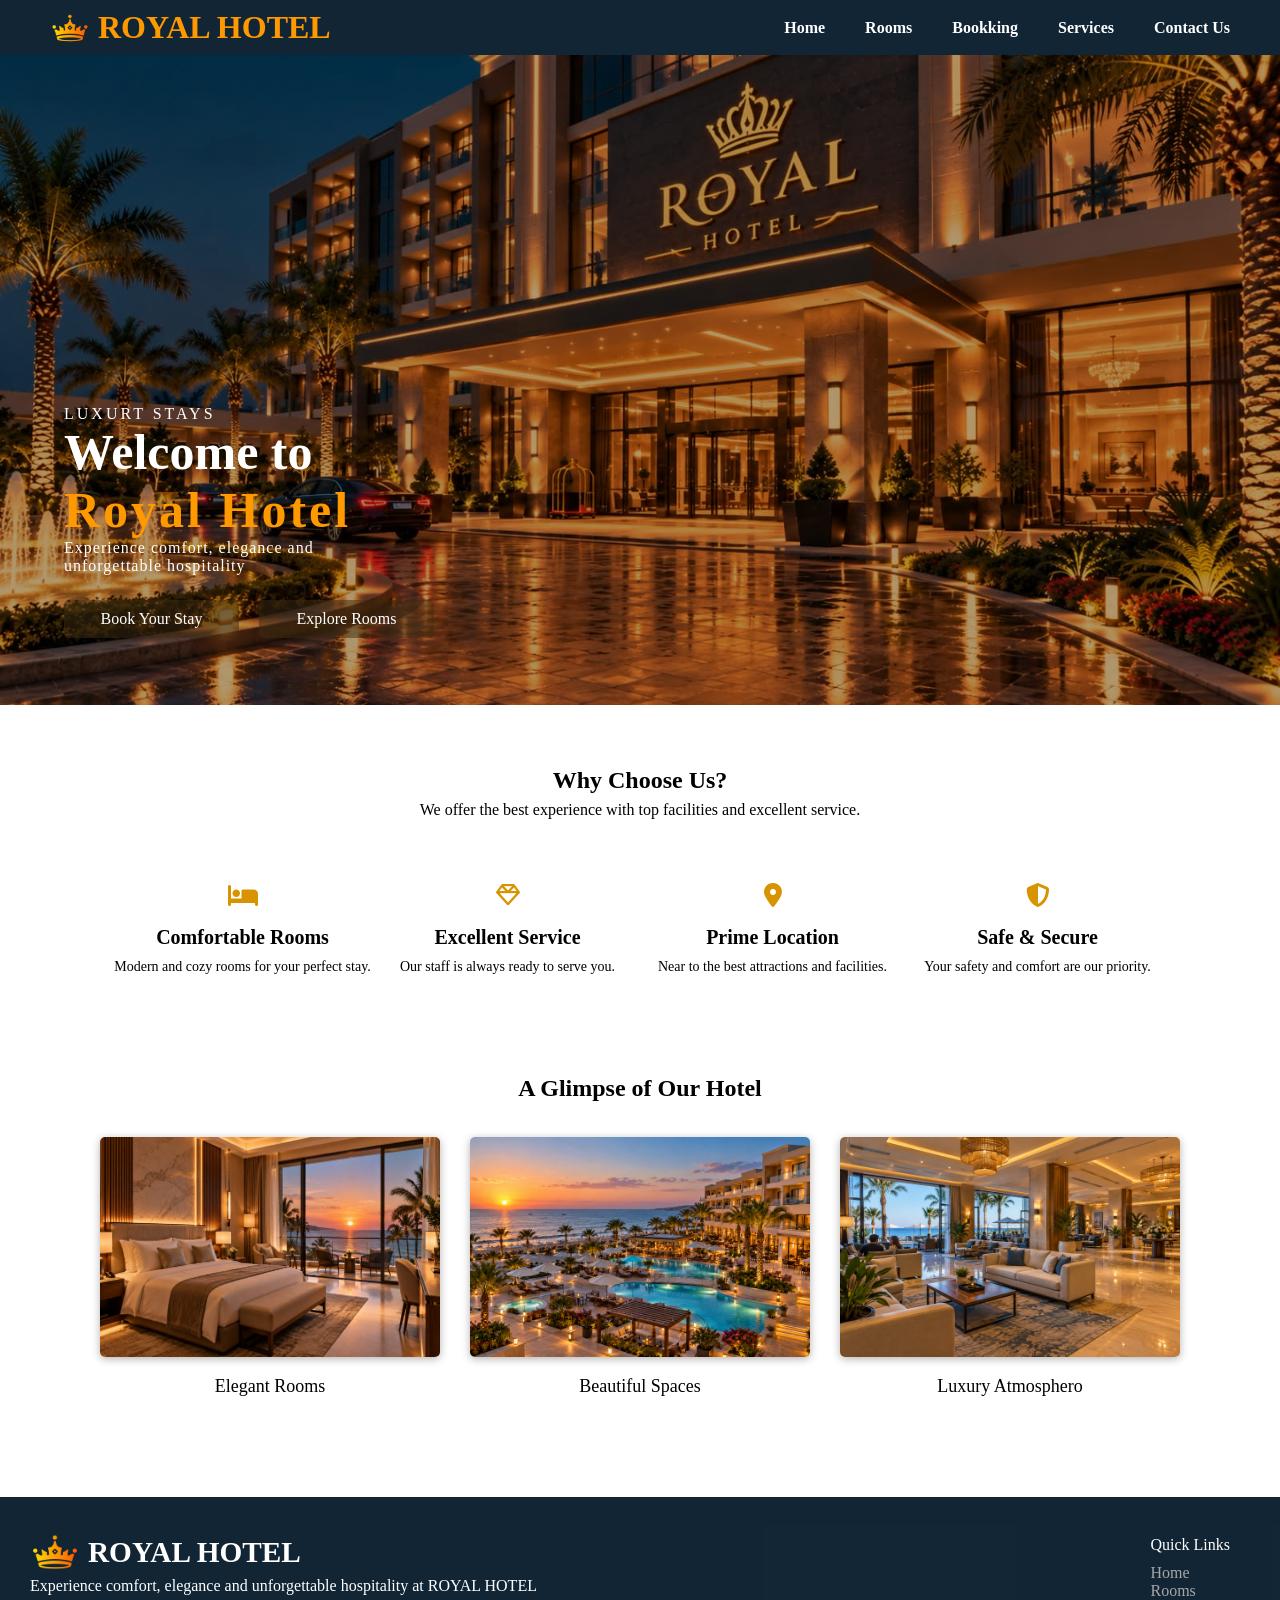
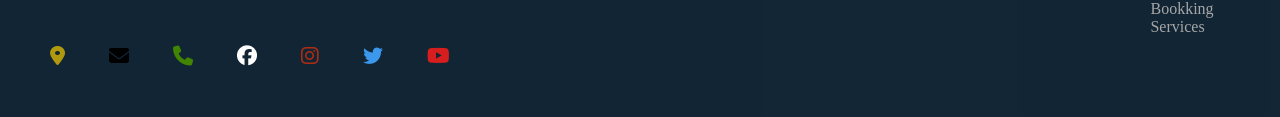
<file: index.html>
<!DOCTYPE html>
<html lang="en">

<head>
  <meta charset="UTF-8">
  <title>ROYAL HOTEL</title>
  <link rel="icon" href="pictures/logo.png">
  <link rel="stylesheet" href="style.css">
  <link rel="stylesheet" href="https://cdnjs.cloudflare.com/ajax/libs/font-awesome/6.5.2/css/all.min.css">
  <!-- <link rel="stylesheet" href="css/bootstrap.min.css"> -->
</head>

<body>

  <header>

    <div class="logo">
      <img src="pictures/logo.png" alt="">
      <h1>ROYAL HOTEL</h1>
    </div>
    <nav class="link-logo">
      <a href="index.html">Home</a>
      <a href="rooms.html">Rooms</a>
      <a href="booking.html">Bookking</a>
      <a href="services.html">Services</a>
      <a href="#Contact-Us">Contact Us</a>

    </nav>
  </header>

  <div class="main">
    <div class="content">
      <p>LUXURT STAYS</p>
      <h1>Welcome to <br><span>Royal Hotel</span></h1>
      <span class="span2">Experience comfort, elegance and <br> unforgettable hospitality</span>

      <div class="link-main">
        <a href="booking.html">Book Your Stay</a>
        <a href="rooms.html">Explore Rooms</a>
      </div>
    </div>
  </div>

  <section class="why-us">
    <div class="us">

      <h1>Why Choose Us?</h1>
      <p>We offer the best experience with top facilities and excellent service.</p>

    </div>
    <div class="items">

      <div class="item">
        <i class="fa-solid fa-bed fa-xl"></i>
        <h3>Comfortable Rooms</h3>
        <p>Modern and cozy rooms for your perfect stay.</p>
      </div>

      <div class="item">
        <i class="fa-regular fa-gem fa-xl"></i>
        <h3>Excellent Service</h3>
        <p>Our staff is always ready to serve you.</p>
      </div>

      <div class="item">
        <i class="fa-solid fa-location-dot fa-xl"></i>
        <h3>Prime Location</h3>
        <p>Near to the best attractions and facilities.</p>
      </div>

      <div class="item">
        <i class="fa-solid fa-shield-halved fa-xl"></i>
        <h3>Safe & Secure</h3>
        <p>Your safety and comfort are our priority.</p>
      </div>
    </div>
  </section>


  <section class="card">
    <h1>A Glimpse of Our Hotel</h1>
    <div class="content3">
      <div class="card">
        <div><img src="pictures/image10.jpeg"></div>
        <div class="info">
          <p>Elegant Rooms</p>
        </div>
      </div>

      <div class="card">
        <div><img src="pictures/image19.jpeg"></div>
        <div class="info">
          <p>Beautiful Spaces</p>
        </div>
      </div>

      <div class="card">
        <div><img src="pictures/image18.jpeg"></div>
        <div class="info">
          <p>Luxury Atmosphero</p>
        </div>
      </div>
    </div>
  </section>

  <footer id="Contact-Us">
    <div class="logo2">
      <img src="pictures/logo.png">
      <h3>ROYAL HOTEL</h3>
    </div>
    <p>Experience comfort, elegance and unforgettable hospitality at ROYAL HOTEL</p>
    <a class="link2" href="#"><i class="fa-solid fa-location-dot fa-lg" style="color: #b0980f;"></i></a>
    <a class="link2" href="#"><i class="fa-solid fa-envelope fa-lg" style="color: black;"></i></a>
    <a class="link2" href="#"><i class="fa-solid fa-phone fa-lg" style="color: #408402;"></i></a>
    <a class="link2" href="#"><i class="fa-brands fa-facebook fa-lg" style="color: white;"></i></a>
    <a class="link2" href="#"><i class="fa-brands fa-instagram fa-lg" style="color: #ff3100a6;"></i></a>
    <a class="link2" href="#"><i class="fa-brands fa-twitter fa-lg" style="color: #3b98ed;"></i></a>
    <a class="link2" href="#"><i class="fa-brands fa-youtube fa-lg" style="color: #d71e1e;"></i></a>

    <ul>
      <div class="link3">
        <p>Quick Links</p>
        <li><a href="index.html">Home</a></li>
        <li><a href="rooms.html">Rooms</a></li>
        <li><a href="booking.html">Bookking</a></li>
        <li><a href="services.html">Services</a></li>
      </div>
    </ul>
  </footer>




  <!-- <script src="js/bootstrap.bundle.min.js"></script> -->
</body>

</html>
</file>
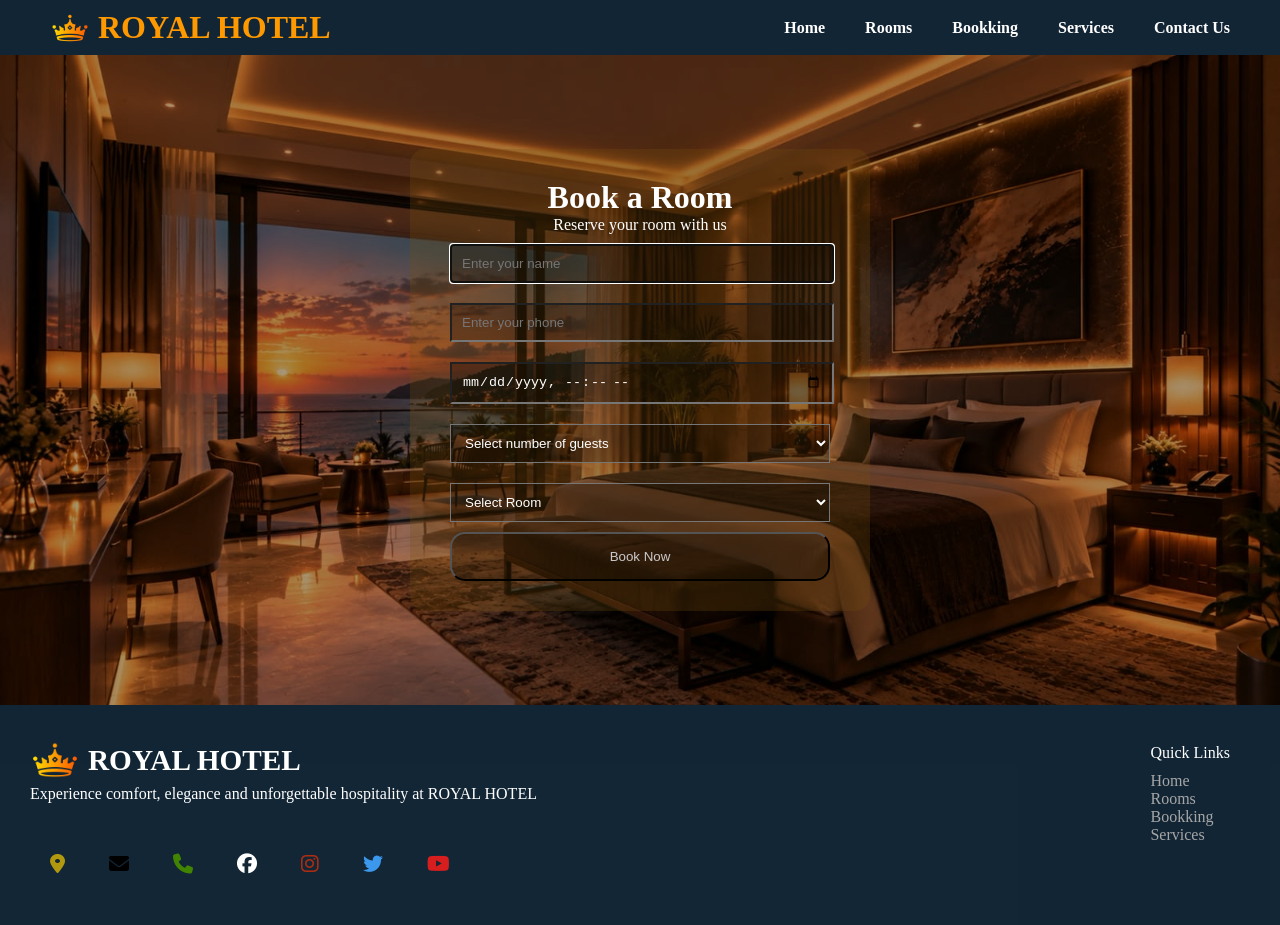
<file: booking.html>
<!DOCTYPE html>
<html lang="en">
<head>
  <meta charset="UTF-8">
  <title>Services &#124 HOTEL</title>
  <link rel="icon" href="pictures/logo.png">
  <link rel="stylesheet" href="style.css">
  <link rel="stylesheet" href="https://cdnjs.cloudflare.com/ajax/libs/font-awesome/6.5.2/css/all.min.css">
</head>
<body>
  <header>

    <div class="logo">
      <img src="pictures/logo.png" alt="">
      <h1>ROYAL HOTEL</h1>
    </div>
    <nav class="link-logo">
      <a href="index.html">Home</a>
      <a href="rooms.html">Rooms</a>
      <a href="booking.html">Bookking</a>
      <a href="services.html">Services</a>
      <a href="#Contact-Us">Contact Us</a>
    </nav>
  </header>

  <div class="main7">
    <div class="booking-box">
      <h1>Book a Room</h1>
      <p>Reserve your room with us</p>

      <form>
        <input type="text" placeholder="Enter your name" autofocus>
        <br>
        <input type="number" placeholder="Enter your phone">
        <br>
        <input type="datetime-local">
        <br>

        <select>
          <option value="">Select number of guests</option>
          <option value="1">1 Person</option>
          <option value="2">2 People</option>
          <option value="3">3 People</option>
          <option value="4">4 People</option>
          <option value="5">5 People</option>
          <option value="6">6 People</option>
          <option value="7">7 People</option>
          <option value="8">8 People</option>
        </select>

        <br>

        <select>
          <option value="">Select Room</option>
          <option value="deluxe">Royal Deluxe Room</option>
          <option value="executive">Executive Room</option>
          <option value="ocean">Premium Ocean View</option>
          <option value="triple">Triple Deluxe Room</option>
          <option value="family">Family Room</option>
          <option value="suite">Royal Family Suite</option>
        </select>
        <br>
        <button type="submit">Book Now</button>
      </form>
    </div>
  </div>

  <footer id="Contact-Us">
    <div class="logo2">
      <img src="pictures/logo.png">
      <h3>ROYAL HOTEL</h3>
    </div>
    <p>Experience comfort, elegance and unforgettable hospitality at ROYAL HOTEL</p>
    <a class="link2" href="#"><i class="fa-solid fa-location-dot fa-lg" style="color: #b0980f;"></i></a>
    <a class="link2" href="#"><i class="fa-solid fa-envelope fa-lg" style="color: black;"></i></a>
    <a class="link2" href="#"><i class="fa-solid fa-phone fa-lg" style="color: #408402;"></i></a>
    <a class="link2" href="#"><i class="fa-brands fa-facebook fa-lg" style="color: white;"></i></a>
    <a class="link2" href="#"><i class="fa-brands fa-instagram fa-lg" style="color: #ff3100a6;"></i></a>
    <a class="link2" href="#"><i class="fa-brands fa-twitter fa-lg" style="color: #3b98ed;"></i></a>
    <a class="link2" href="#"><i class="fa-brands fa-youtube fa-lg" style="color: #d71e1e;"></i></a>

    <ul>
      <div class="link3">
        <p>Quick Links</p>
        <li><a href="index.html">Home</a></li>
        <li><a href="rooms.html">Rooms</a></li>
        <li><a href="booking.html">Bookking</a></li>
        <li><a href="services.html">Services</a></li>
      </div>
    </ul>
  </footer>
</body>

</html>
</file>
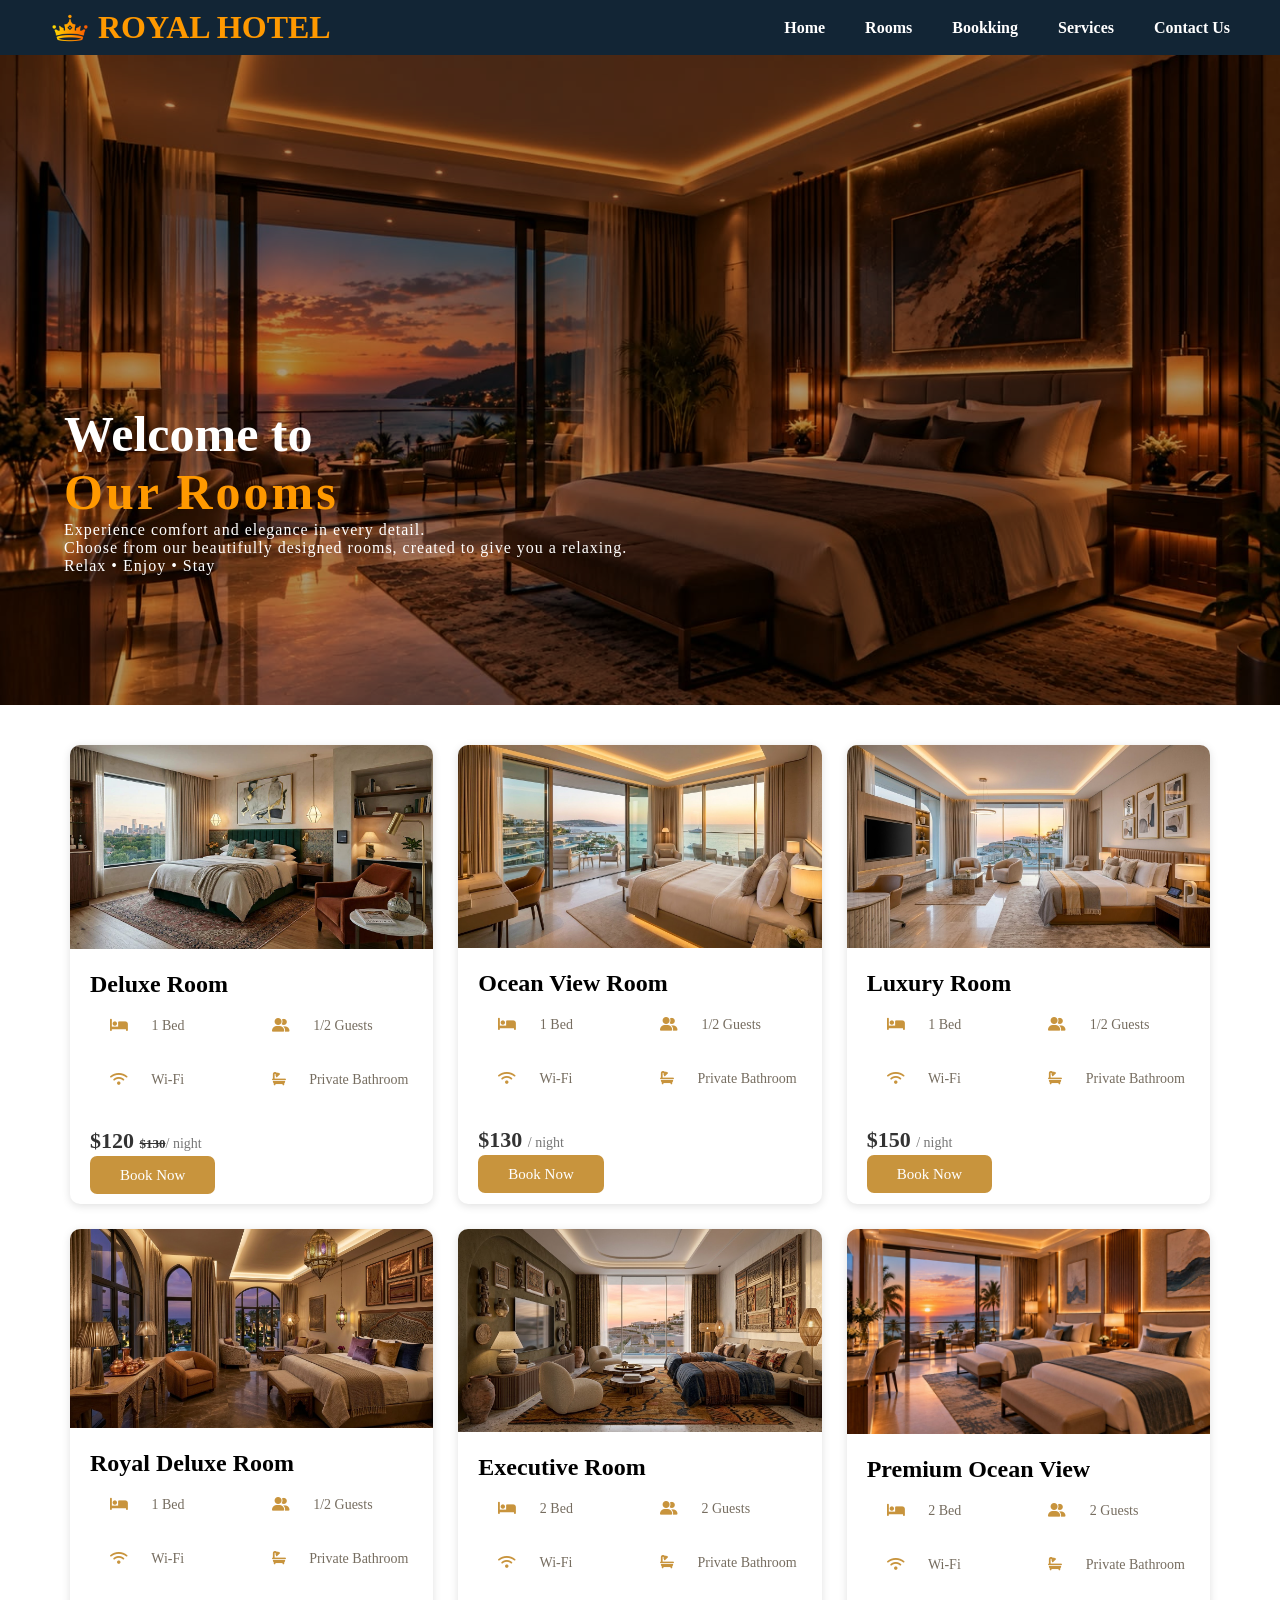
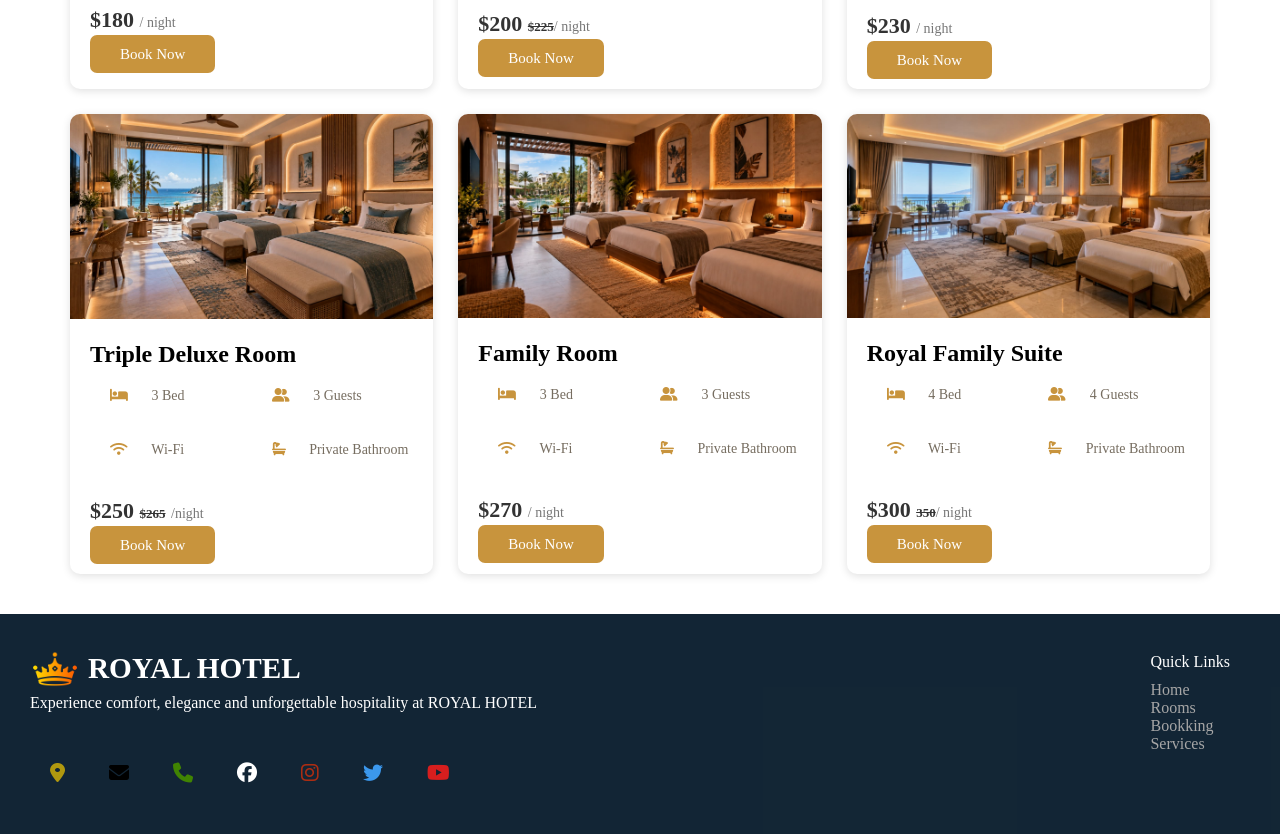
<file: rooms.html>
<!DOCTYPE html>
<html lang="en">

<head>
    <meta charset="UTF-8">
    <link rel="icon" href="pictures/logo.png">
    <title>Explore Rooms &#124 HOTEL</title>
    <link rel="stylesheet" href="style.css">
    <link rel="stylesheet" href="https://cdnjs.cloudflare.com/ajax/libs/font-awesome/6.5.2/css/all.min.css">
</head>
<body>
    <header>
        <div class="logo">
            <img src="pictures/logo.png" alt="">
            <h1>ROYAL HOTEL</h1>
        </div>
        <nav class="link-logo">
            <a href="index.html">Home</a>
            <a href="rooms.html">Rooms</a>
            <a href="booking.html">Bookking</a>
            <a href="services.html">Services</a>
            <a href="#Contact-Us">Contact Us</a>

        </nav>
    </header>

    <div class="main6">
    <div class="content">
      <h1>Welcome to <br><span>Our Rooms</span></h1>
      <span class="span2">Experience comfort and elegance in every detail. <br> Choose from our beautifully designed rooms, created to give you a relaxing.<br> Relax • Enjoy • Stay</span>
    </div>
  </div>

    <section class="rooms">
        <div class="room-card">
            <img src="pictures/Bed1.jpeg">
            <div class="room-info">
                <h2>Deluxe Room</h2>
                <ul>
                    <li> <i class="fa-solid fa-bed"></i> 1 Bed </li>
                    <li> <i class="fa-solid fa-user-group"></i> 1/2 Guests </li>
                    <li> <i class="fa-solid fa-wifi"></i> Wi-Fi </li>
                    <li> <i class="fa-solid fa-bath"></i> Private Bathroom </li>
                </ul>

                <h3>$120 <del>$130</del><span>/ night</span></h3>
                <a href="booking.html">Book Now</a>
            </div>
        </div>

        <div class="room-card">
            <img src="pictures/Bed2.jpeg">
            <div class="room-info">
                <h2>Ocean View Room</h2>
                <ul>
                    <li> <i class="fa-solid fa-bed"></i> 1 Bed </li>
                    <li> <i class="fa-solid fa-user-group"></i> 1/2 Guests </li>
                    <li> <i class="fa-solid fa-wifi"></i> Wi-Fi </li>
                    <li> <i class="fa-solid fa-bath"></i> Private Bathroom </li>
                </ul>

                <h3>$130 <span>/ night</span></h3>
                <a href="booking.html">Book Now</a>
            </div>
        </div>

        <div class="room-card">
            <img src="pictures/Bed3.jpeg">
            <div class="room-info">
                <h2>Luxury Room</h2>
                <ul>
                    <li> <i class="fa-solid fa-bed"></i> 1 Bed </li>
                    <li> <i class="fa-solid fa-user-group"></i> 1/2 Guests </li>
                    <li> <i class="fa-solid fa-wifi"></i> Wi-Fi </li>
                    <li> <i class="fa-solid fa-bath"></i> Private Bathroom </li>
                </ul>

                <h3>$150 <span>/ night</span></h3>
                <a href="booking.html">Book Now</a>
            </div>
        </div>

        <div class="room-card">
            <img src="pictures/Bed4.jpeg">
            <div class="room-info">
                <h2>Royal Deluxe Room</h2>
                <ul>
                    <li> <i class="fa-solid fa-bed"></i> 1 Bed </li>
                    <li> <i class="fa-solid fa-user-group"></i> 1/2 Guests </li>
                    <li> <i class="fa-solid fa-wifi"></i> Wi-Fi </li>
                    <li> <i class="fa-solid fa-bath"></i> Private Bathroom </li>
                </ul>

                <h3>$180 <span>/ night</span></h3>
                <a href="booking.html">Book Now</a>
            </div>
        </div>

        <div class="room-card">
            <img src="pictures/Bed5.jpeg">
            <div class="room-info">
                <h2>Executive Room</h2>
                <ul>
                    <li> <i class="fa-solid fa-bed"></i> 2 Bed </li>
                    <li> <i class="fa-solid fa-user-group"></i> 2 Guests </li>
                    <li> <i class="fa-solid fa-wifi"></i> Wi-Fi </li>
                    <li> <i class="fa-solid fa-bath"></i> Private Bathroom </li>
                </ul>

                <h3>$200 <del>$225</del><span>/ night</span></h3>
                <a href="booking.html">Book Now</a>
            </div>
        </div>

        <div class="room-card">
            <img src="pictures/Bed6.jpeg ">
            <div class="room-info">
                <h2>Premium Ocean View</h2>
                <ul>
                    <li> <i class="fa-solid fa-bed"></i> 2 Bed </li>
                    <li> <i class="fa-solid fa-user-group"></i> 2 Guests </li>
                    <li> <i class="fa-solid fa-wifi"></i> Wi-Fi </li>
                    <li> <i class="fa-solid fa-bath"></i> Private Bathroom </li>
                </ul>

                <h3>$230 <span>/ night</span></h3>
                <a href="booking.html">Book Now</a>
            </div>
        </div>

        <div class="room-card">
            <img src="pictures/Bed7.jpeg">
            <div class="room-info">
                <h2>Triple Deluxe Room</h2>
                <ul>
                    <li> <i class="fa-solid fa-bed"></i> 3 Bed </li>
                    <li> <i class="fa-solid fa-user-group"></i> 3 Guests </li>
                    <li> <i class="fa-solid fa-wifi"></i> Wi-Fi </li>
                    <li> <i class="fa-solid fa-bath"></i> Private Bathroom </li>
                </ul>

                <h3>$250 <del>$265</del> <span>/night</span></h3>
               <a href="booking.html">Book Now</a>
            </div>
        </div>

        <div class="room-card">
            <img src="pictures/Bed10.jpeg">
            <div class="room-info">
                <h2>Family Room</h2>
                <ul>
                    <li> <i class="fa-solid fa-bed"></i> 3 Bed </li>
                    <li> <i class="fa-solid fa-user-group"></i> 3 Guests </li>
                    <li> <i class="fa-solid fa-wifi"></i> Wi-Fi </li>
                    <li> <i class="fa-solid fa-bath"></i> Private Bathroom </li>
                </ul>

                <h3>$270 <span>/ night</span></h3>
               <a href="booking.html">Book Now</a>
            </div>
        </div>

        <div class="room-card">
            <img src="pictures/Bed9.jpeg">
            <div class="room-info">
                <h2>Royal Family Suite</h2>
                <ul>
                    <li> <i class="fa-solid fa-bed"></i> 4 Bed </li>
                    <li> <i class="fa-solid fa-user-group"></i> 4 Guests </li>
                    <li> <i class="fa-solid fa-wifi"></i> Wi-Fi </li>
                    <li> <i class="fa-solid fa-bath"></i> Private Bathroom </li>
                </ul>

                <h3>$300 <del>350</del><span>/ night</span></h3>
                <a href="booking.html">Book Now</a>
            </div>
        </div>
    </section>

    <footer id="Contact-Us">
        <div class="logo2">
            <img src="pictures/logo.png">
            <h3>ROYAL HOTEL</h3>
        </div>
        <p>Experience comfort, elegance and unforgettable hospitality at ROYAL HOTEL</p>
        <a class="link2" href="#"><i class="fa-solid fa-location-dot fa-lg" style="color: #b0980f;"></i></a>
        <a class="link2" href="#"><i class="fa-solid fa-envelope fa-lg" style="color: black;"></i></a>
        <a class="link2" href="#"><i class="fa-solid fa-phone fa-lg" style="color: #408402;"></i></a>
        <a class="link2" href="#"><i class="fa-brands fa-facebook fa-lg" style="color: white;"></i></a>
        <a class="link2" href="#"><i class="fa-brands fa-instagram fa-lg" style="color: #ff3100a6;"></i></a>
        <a class="link2" href="#"><i class="fa-brands fa-twitter fa-lg" style="color: #3b98ed;"></i></a>
        <a class="link2" href="#"><i class="fa-brands fa-youtube fa-lg" style="color: #d71e1e;"></i></a>

        <ul>
            <div class="link3">
                <p>Quick Links</p>
                <li><a href="index.html">Home</a></li>
                <li><a href="rooms.html">Rooms</a></li>
                <li><a href="booking.html">Bookking</a></li>
                <li><a href="services.html">Services</a></li>
            </div>
        </ul>
    </footer>

</body>

</html>
</file>
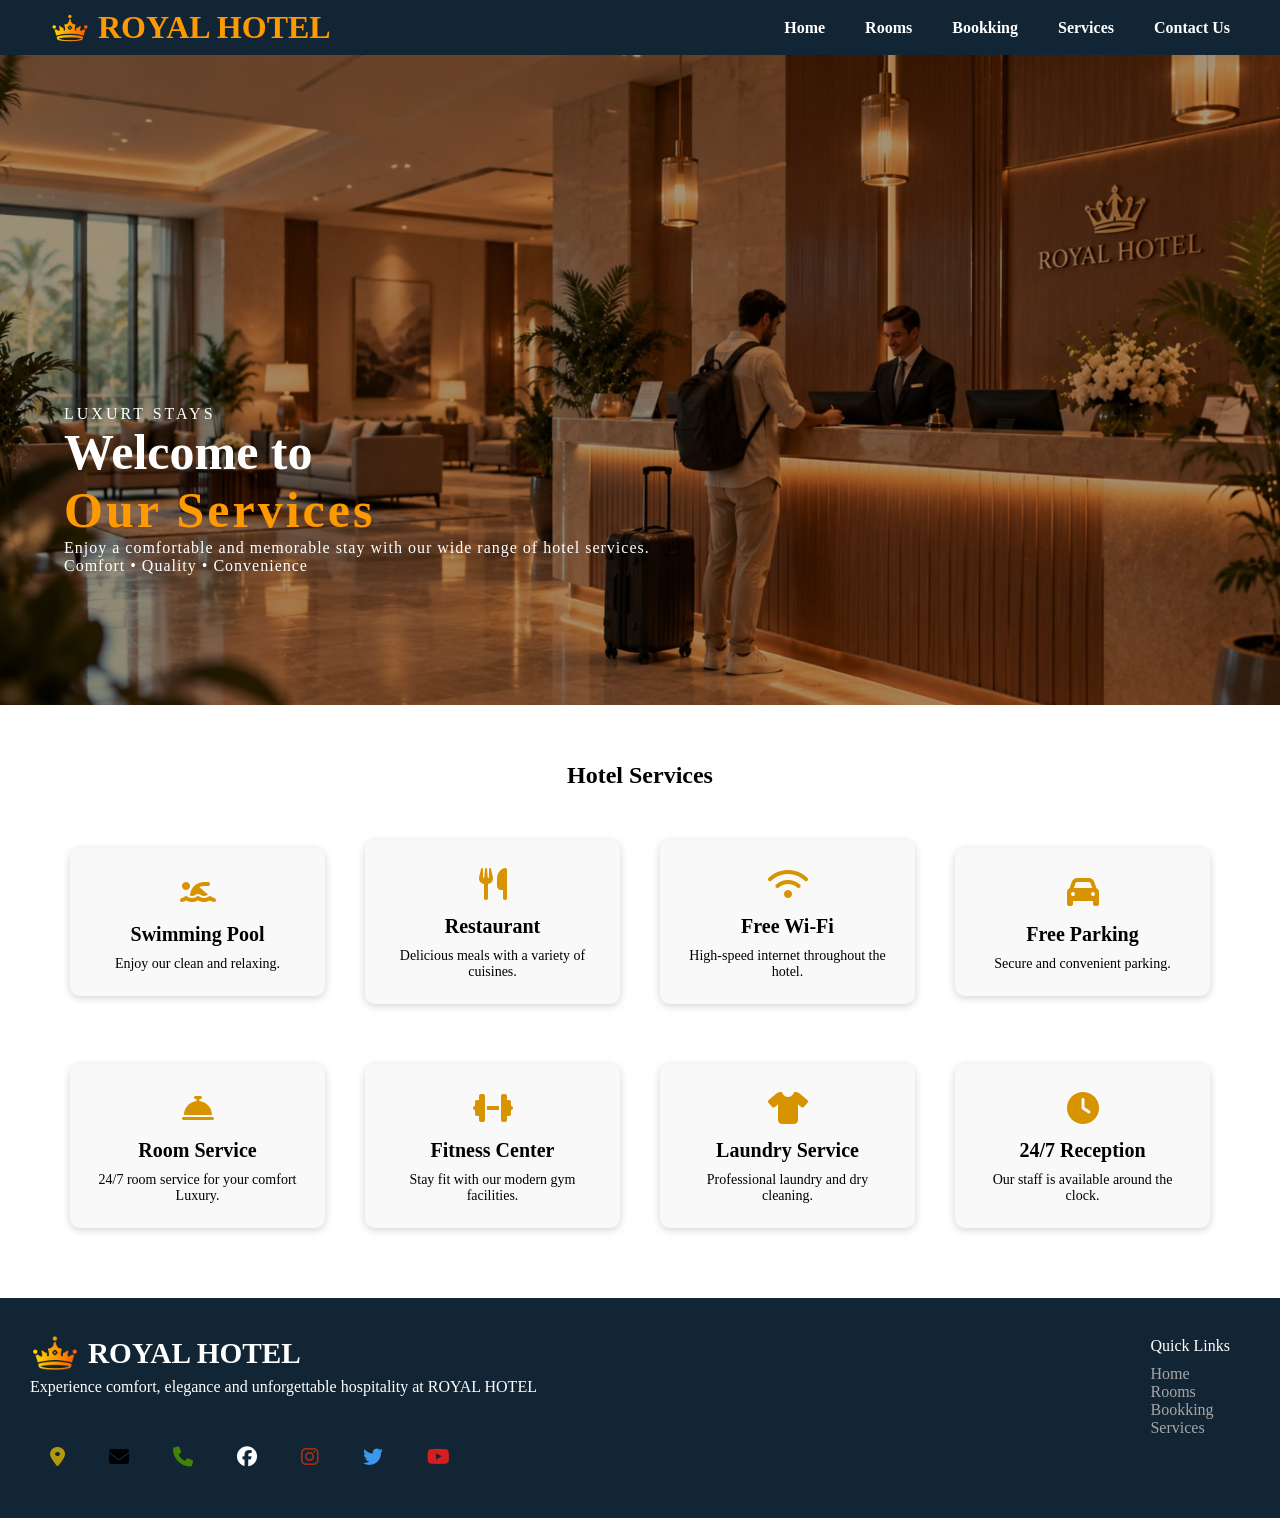
<file: services.html>
<!DOCTYPE html>
<html lang="en">

<head>
  <meta charset="UTF-8">
  <title>Services &#124 HOTEL</title>
  <link rel="icon" href="pictures/logo.png">
  <link rel="stylesheet" href="style.css">
  <link rel="stylesheet" href="https://cdnjs.cloudflare.com/ajax/libs/font-awesome/6.5.2/css/all.min.css">
</head>

<body>

  <header>

    <div class="logo">
      <img src="pictures/logo.png" alt="">
      <h1>ROYAL HOTEL</h1>
    </div>
    <nav class="link-logo">
      <a href="index.html">Home</a>
      <a href="rooms.html">Rooms</a>
      <a href="booking.html">Bookking</a>
      <a href="services.html">Services</a>
      <a href="#Contact-Us">Contact Us</a>

    </nav>
  </header>

  <div class="main5">
    <div class="content">
      <p>LUXURT STAYS</p>
      <h1>Welcome to <br><span> Our Services</span></h1>
      <span class="span2">Enjoy a comfortable and memorable stay with our wide range of hotel services.<br>Comfort •
        Quality • Convenience</span>
    </div>
  </div>


  <section class="Hotel-Services">
    <div class="us2">

      <h1>Hotel Services</h1>

    </div>
    <div class="itemss">

      <div class="itemm">
        <i class="fa-solid fa-person-swimming fa-2xl"></i>
        <h3>Swimming Pool</h3>
        <p>Enjoy our clean and relaxing.</p>
      </div>

      <div class="itemm">
        <i class="fa-solid fa-utensils fa-2xl"></i>
        <h3>Restaurant</h3>
        <p>Delicious meals with a variety of cuisines.</p>
      </div>

      <div class="itemm">
        <i class="fa-solid fa-wifi fa-2xl"></i>
        <h3>Free Wi-Fi</h3>
        <p>High-speed internet throughout the hotel.</p>
      </div>

      <div class="itemm">
        <i class="fa-solid fa-car fa-2xl"></i>
        <h3>Free Parking</h3>
        <p>Secure and convenient parking.</p>
      </div>

      <div class="itemm">
        <i class="fa-solid fa-bell-concierge fa-2xl"></i>
        <h3>Room Service</h3>
        <p>24/7 room service for your comfort Luxury.</p>
      </div>

      <div class="itemm">
        <i class="fa-solid fa-dumbbell fa-2xl"></i>
        <h3>Fitness Center</h3>
        <p>Stay fit with our modern gym facilities.</p>
      </div>

      <div class="itemm">
        <i class="fa-solid fa-shirt fa-2xl"></i>
        <h3>Laundry Service</h3>
        <p>Professional laundry and dry cleaning.</p>
      </div>

      <div class="itemm">
        <i class="fa-solid fa-clock fa-2xl"></i>
        <h3>24/7 Reception</h3>
        <p>Our staff is available around the clock.</p>
      </div>

    </div>
  </section>

  <footer id="Contact-Us">
    <div class="logo2">
      <img src="pictures/logo.png">
      <h3>ROYAL HOTEL</h3>
    </div>
    <p>Experience comfort, elegance and unforgettable hospitality at ROYAL HOTEL</p>
    <a class="link2" href="#"><i class="fa-solid fa-location-dot fa-lg" style="color: #b0980f;"></i></a>
    <a class="link2" href="#"><i class="fa-solid fa-envelope fa-lg" style="color: black;"></i></a>
    <a class="link2" href="#"><i class="fa-solid fa-phone fa-lg" style="color: #408402;"></i></a>
    <a class="link2" href="#"><i class="fa-brands fa-facebook fa-lg" style="color: white;"></i></a>
    <a class="link2" href="#"><i class="fa-brands fa-instagram fa-lg" style="color: #ff3100a6;"></i></a>
    <a class="link2" href="#"><i class="fa-brands fa-twitter fa-lg" style="color: #3b98ed;"></i></a>
    <a class="link2" href="#"><i class="fa-brands fa-youtube fa-lg" style="color: #d71e1e;"></i></a>

    <ul>
      <div class="link3">
        <p>Quick Links</p>
        <li><a href="index.html">Home</a></li>
        <li><a href="rooms.html">Rooms</a></li>
        <li><a href="booking.html">Bookking</a></li>
        <li><a href="services.html">Services</a></li>
      </div>
    </ul>
  </footer>


</body>

</html>
</file>
<file: style.css>
* {
    margin: 0;
    padding: 0;
}

html {
    scroll-behavior: smooth;
}

header {
    display: flex;
    justify-content: space-between;
    align-items: center;
    padding: 10px 50px;
    font-weight: bold;
    background-color: #011526ed;
    height: 35px;
    position: sticky;
    top: 0;
    z-index: 3;
}

.logo {
    display: flex;
    align-items: center;
    gap: 10px;
}

.logo img {
    width: 40px;
}

.logo {
    color: #ff9900;
    display: flex;
    align-items: center;
    gap: 8px;
}

nav {
    display: flex;
    gap: 40px;
}

.link-logo a {
    color: white;
    text-decoration: none;
    text-align: center;
    display: flex;
    align-items: center;
    transition: 0.7s ease;
}

.link-logo a:hover {
    color: #ff9900;
    transform: scale(1.1);
}

.link-logo a::after {
    content: "";
    position: absolute;
    background-color: #9b9b9b;
    left: 0;
    bottom: -4px;
    height: 1px;
    width: 0;
    transition: 0.9s;
}

.link-logo a:hover:after {
    width: 100%;
}

.main {
    background: #7f530d99 url(pictures/image1.jpeg);
    background-repeat: no-repeat;
    background-size: cover;
    background-attachment: scroll;
    height: 650px;
    background-blend-mode: multiply;

}

.content {
    position: absolute;
    top: 45%;
    left: 5%;
    color: white;
}

.content p {
    letter-spacing: 3px;
}

.content h1 {
    font-size: 50px;
}

.content h1 span {
    color: #ff9900;
    letter-spacing: 3px;
}

.span2 {
    letter-spacing: 1px;
}

.link-main {
    border-radius: 5px;
    margin-top: 25px;
    display: flex;
    gap: 20px;
}

.link-main a {
    text-align: center;
    width: 145px;
    color: white;
    padding: 10px 15px;
    background-color: #3f2d1180;
    border-radius: 5px;
    transition: 0.7s ease;
    text-decoration: none;
}

.link-main a:hover {
    transform: scale(1.1);
}

.us {
    text-align: center;
    line-height: 30px;
}

.item p {
    font-size: 14px;
}

.why-us {
    margin: 60px;
}

.items {
    margin: 30px;
    padding: 20px;
    display: flex;
    align-items: center;
    justify-content: center;
    column-rule: 1px solid #cccccc55;
}

.item h3 {
    font-size: 20px;
    padding: 10px;
}

.item {
    text-align: center;
    width: 30%;
    margin-bottom: 20px;
}

i {
    margin: 10px;
    padding: 10px;
    color: #d89400;
}

.content3 {
    display: flex;
    justify-content: center;
    gap: 30px;
}

.card {
    text-align: center;
}

.card img {
    border-radius: 5px;
    width: 340px;
    height: 220px;
    box-shadow: 0 2px 8px #0000004d;
}

.card h1 {
    text-align: center;
    margin-bottom: 35px;
}

.info p {
    font-size: 18px;
    margin: 15px;
    color: black;
    margin-bottom: 100px;
}

.link2 {
    display: inline-block;
    margin-top: 40px;
}

.logo2 {
    font-size: 25px;
}

.logo2 img {
    width: 50px;
}

.logo2 {
    color: white;
    display: flex;
    align-items: center;
    gap: 8px;
}

.link3 {
    float: inline-end;
    padding: 20px;
    margin-top: -160px;
}

.link3 p {
    margin-bottom: 10px;
}

li {
    list-style: none;
}

li a {
    text-decoration: none;
    color: #a6a6a6;
}

li a:hover {
    color: #ff9900;
}

/* services */
.main5 {
    background: #58370085 url(pictures/image2.jpeg);
    background-repeat: no-repeat;
    background-size: cover;
    background-attachment: scroll;
    height: 650px;
    background-blend-mode: multiply;
}

.content5 {
    position: absolute;
    top: 50%;
    left: 4%;
    color: white;
}

.content5 h1 {
    color: #ff9900;

}

.content5 h1 {
    font-size: 50px;
}

.span5 {
    letter-spacing: 1px;
}

.us2 {
    text-align: center;
    line-height: 30px;
}

.us2 h1 {
    margin-top: 55px;
}

.itemm p {
    font-size: 14px;
}

.Hotel-Services {
    margin: 15px;
}

.itemss {
    margin: 30px;
    padding: 20px;
    flex-wrap: wrap;
    display: flex;
    gap: 40px;
    align-items: center;
    justify-content: center;
}

.itemm h3 {
    padding: 10px;
    font-size: 20px;
}

.itemm {
    width: 18%;
    padding: 24px;
    text-align: center;
    margin-bottom: 20px;
    border-radius: 10px;
    background-color: #cccccc21;
    box-shadow: 0 2px 8px #0000002c;
    transition: 0.3s;
}

.itemm:hover {
    transform: translateY(-5px);
}

i {
    margin: 10px;
    padding: 10px;
    color: #d89400;
}

/* Rooms */
.main6 {
    background: #58370085 url(pictures/image3.jpeg);
    background-repeat: no-repeat;
    background-size: cover;
    background-attachment: scroll;
    height: 650px;
    background-blend-mode: multiply;
}

.rooms {
    padding: 40px 70px;
    display: grid;
    grid-template-columns: repeat(3, 1fr);
    gap: 25px;
}

.room-card {
    background-color: white;
    border-radius: 10px;
    overflow: hidden;
    box-shadow: 0 2px 8px #00000020;
    transition: 0.3s;
}

.room-card:hover {
    transform: translateY(-5px);
}

.room-card img {
    width: 100%;
}

.room-info {
    padding: 18px 20px 20px;
}

del {
    font-size: small;
}

.room-info ul {
    display: grid;
    grid-template-columns: 1fr 1fr;
}

.room-info li {
    color: #766d60;
    font-size: 14px;
}

.room-info li i {
    color: #c8943d;
}

.room-info h3 {
    margin: 22px 0 12px;
    font-size: 22px;
    color: #333;
}

.room-info h3 span {
    font-size: 14px;
    font-weight: normal;
    color: #777;
}

.room-info a {
    background-color: #c8943d;
    color: white;
    border: none;
    border-radius: 7px;
    padding: 11px 30px;
    font-size: 15px;
    cursor: pointer;
    transition: 0.3s;
    text-decoration: none;
}

.room-info a:hover {
    background-color: #a9782e;
}

.main7 {
    background: #58370085 url(pictures/image3.jpeg);
    background-repeat: no-repeat;
    background-size: cover;
    background-attachment: scroll;
    height: 650px;
    background-blend-mode: multiply;
    display: flex;
    justify-content: center;
    align-items: center;
}

.booking-box {
    width: 400px;
    padding: 30px;
    background-color: #764d0f42;
    border-radius: 15px;
}

.booking-box {
    text-align: center;
    color: white;
}

.booking-box input {
    width: 90%;
    padding: 10px;
    margin: 10px;
    background-color: #00000045;
    
    
}

input  ,select{
    color: white;
}

.booking-box select {
    width: 95%;
    padding: 10px;
    margin: 10px;
    background-color: #00000045;
}

.booking-box button {
    width: 95%;
    padding: 15px;
    background-color: #00000045;
    color: #cac9c9;
    border-radius: 15px;
}

footer {
    color: white;
    padding: 30px;
    background-color: #011526ed;
    height: 160px;
}
</file>
